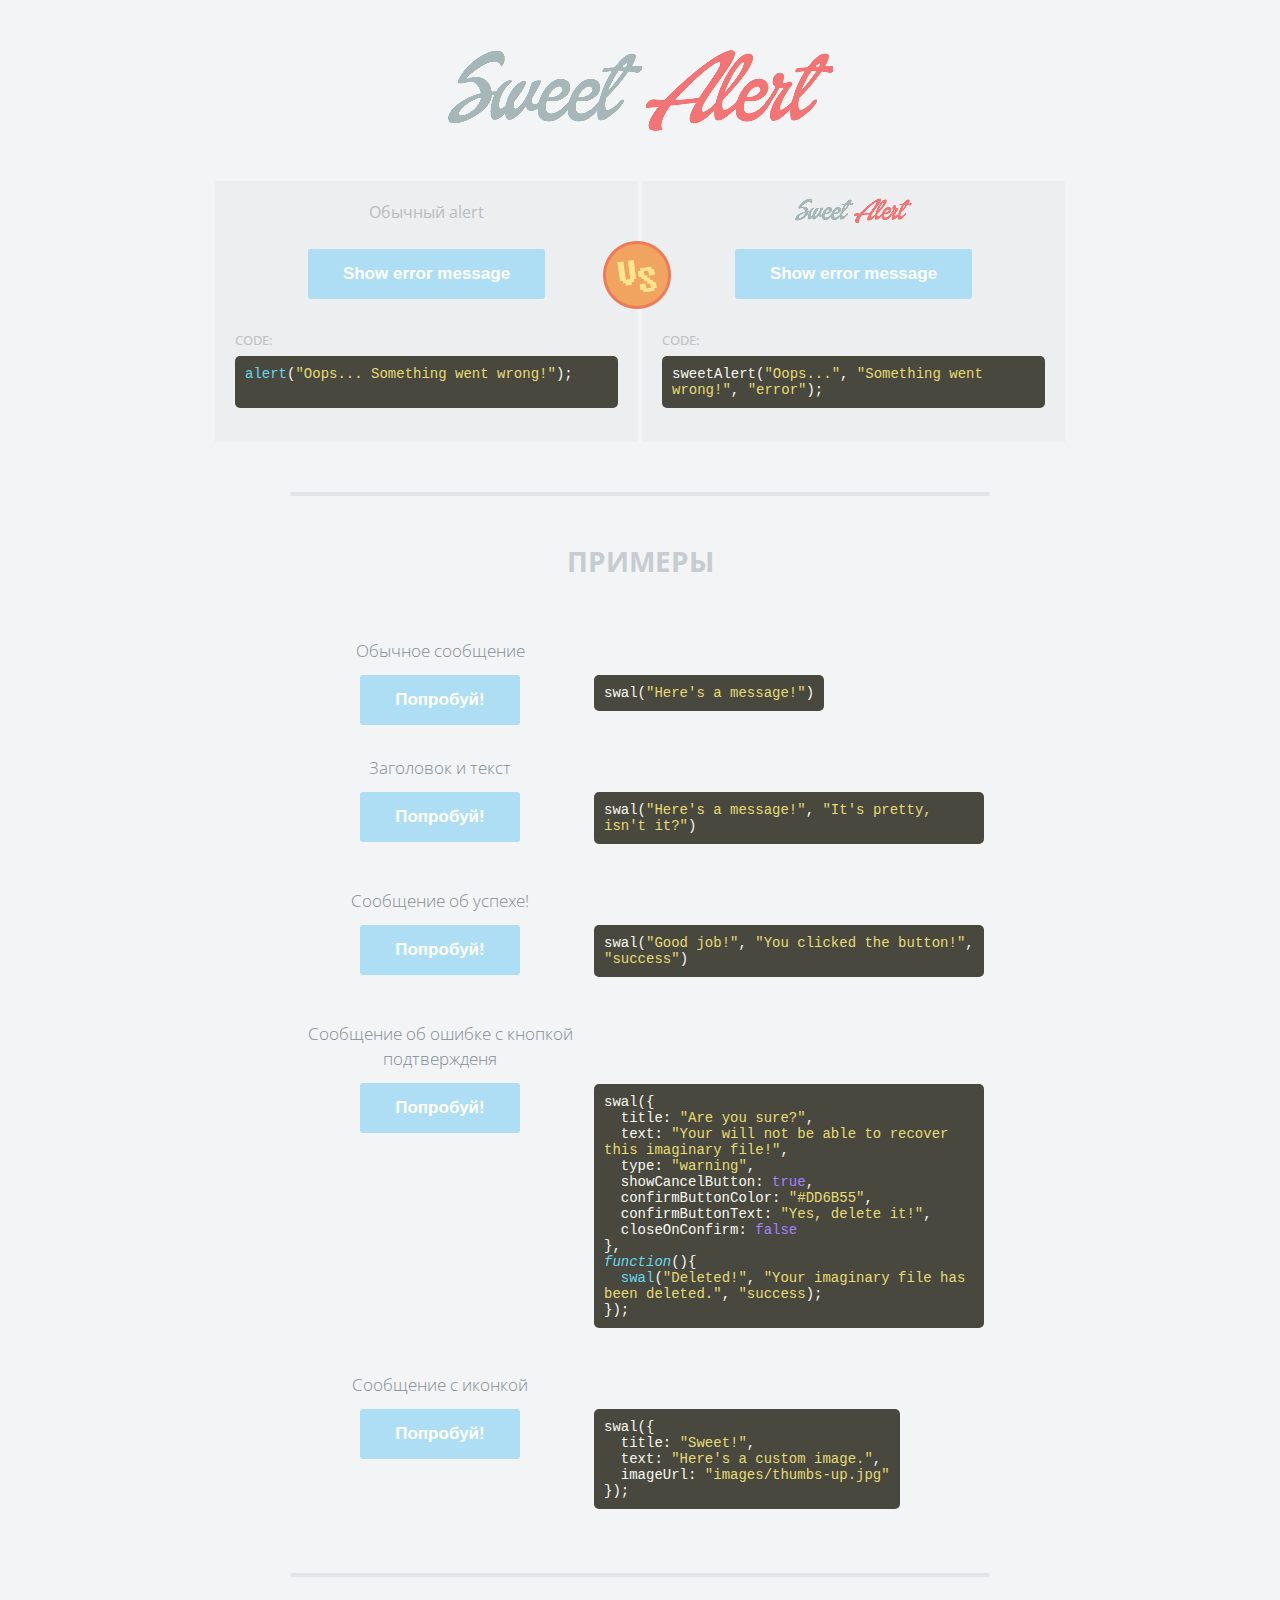
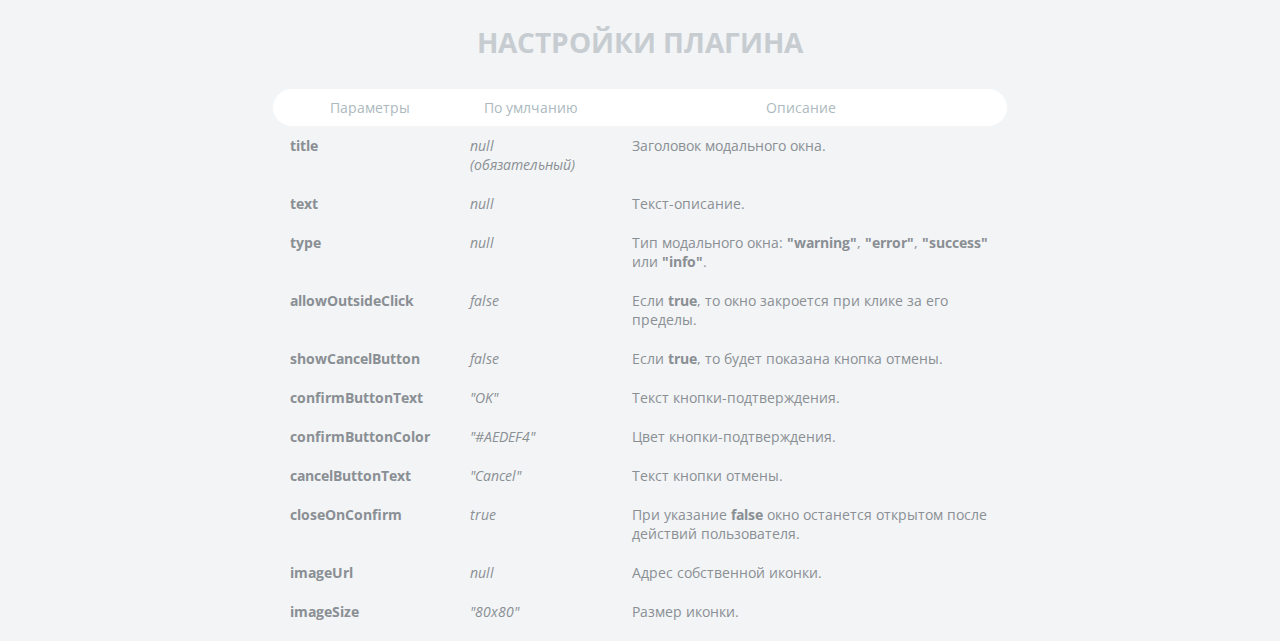
<file: sweet-alert-plugin/index.html>
<!DOCTYPE HTML>
<html>
<head>
	<meta charset="utf-8">
	<meta http-equiv="Content-Type" content="text/html; charset=UTF-8" />
	<meta name="viewport" content="width=device-width, initial-scale=1, maximum-scale=1, user-scalable=0" />
	<title>SweetAlert</title>
	<link rel="stylesheet" href="example.css">
	<!-- This is what you need -->
	<script src="sweet-alert.min.js"></script>
	<link rel="stylesheet" href="sweet-alert.css">
</head>
<body>
<h1>Sweet Alert</h1>
<div class="showcase normal">
	<h4>Обычный alert</h4>
	<button>Show error message</button>
	<h5>Code:</h5>
	<pre><span class="func">alert</span>(<span class="str">"Oops... Something went wrong!"</span>);

	</pre>
	<div class="vs-icon"></div>
</div>
<div class="showcase sweet">
	<h4>Sweet Alert</h4>
	<button>Show error message</button>
	<h5>Code:</h5>
	<pre>sweetAlert(<span class="str">"Oops..."</span>, <span class="str">"Something went wrong!"</span>, <span class="str">"error"</span>);</pre>
</div>

<!-- Примеры -->
<h3>Примеры</h3>
<ul class="examples">
	<li class="message">
		<div class="ui">
			<p>Обычное сообщение</p>
			<button>Попробуй!</button>
		</div>
		<pre>swal(<span class="str">"Here's a message!"</span>)</pre>
	</li>
	<li class="title-text">
		<div class="ui">
			<p>Заголовок и текст</p>
			<button>Попробуй!</button>
		</div>
		<pre>swal(<span class="str">"Here's a message!"</span>, <span class="str">"It's pretty, isn't it?"</span>)</pre>
	</li>
	<li class="success">
		<div class="ui">
			<p>Сообщение об успехе!</p>
			<button>Попробуй!</button>
		</div>
		<pre>swal(<span class="str">"Good job!"</span>, <span class="str">"You clicked the button!"</span>, <span class="str">"success"</span>)</pre>
	</li>
	<li class="warning">
		<div class="ui">
			<p>Сообщение об ошибке с кнопкой подтвержденя</p>
			<button>Попробуй!</button>
		</div>
		<pre>swal({
&nbsp;&nbsp;title: <span class="str">"Are you sure?"</span>,
&nbsp;&nbsp;text: <span class="str">"Your will not be able to recover this imaginary file!"</span>,
&nbsp;&nbsp;type: <span class="str">"warning"</span>,
&nbsp;&nbsp;showCancelButton: <span class="val">true</span>,
&nbsp;&nbsp;confirmButtonColor: <span class="str">"#DD6B55"</span>,
&nbsp;&nbsp;confirmButtonText: <span class="str">"Yes, delete it!"</span>,
&nbsp;&nbsp;closeOnConfirm: <span class="val">false</span>
},
<span class="func"><i>function</i></span>(){
&nbsp;&nbsp;<span class="func">swal</span>(<span class="str">"Deleted!"</span>, <span class="str">"Your imaginary file has been deleted."</span>, <span class="str">"success</span>);
});</pre>
	</li>
	<li class="custom-icon">
		<div class="ui">
			<p>Сообщение с иконкой</p>
			<button>Попробуй!</button>
		</div>
		<pre>swal({
&nbsp;&nbsp;title: <span class="str">"Sweet!"</span>,
&nbsp;&nbsp;text: <span class="str">"Here's a custom image."</span>,
&nbsp;&nbsp;imageUrl: <span class="str">"images/thumbs-up.jpg"</span>
});</pre>
	</li>
</ul>

	<!-- Настройки плагина -->
	<h3>Настройки плагина</h3>
	<table>
		<tr class="titles">
			<th>
				<div class="border-left"></div>
				Параметры
			</th>
			<th>По умлчанию</th>
			<th>
				<div class="border-right"></div>
				Описание
			</th>
		</tr>
		<tr>
			<td><b>title</b></td>
			<td><i>null (обязательный)</i></td>
			<td>Заголовок модального окна.</td>
		</tr>
		<tr>
			<td><b>text</b></td>
			<td><i>null</i></td>
			<td>Текст-описание.</td>
		</tr>
		<tr>
			<td><b>type</b></td>
			<td><i>null</i></td>
			<td>Тип модального окна: <strong>"warning"</strong>, <strong>"error"</strong>, <strong>"success"</strong> или <strong>"info"</strong>.</td>
		</tr>
		<tr>
			<td><b>allowOutsideClick</b></td>
			<td><i>false</i></td>
			<td>Если <strong>true</strong>, то окно закроется при клике за его пределы.</td>
		</tr>
		<tr>
			<td><b>showCancelButton</b></td>
			<td><i>false</i></td>
			<td>Если <strong>true</strong>, то будет показана кнопка отмены.</td>
		</tr>
		<tr>
			<td><b>confirmButtonText</b></td>
			<td><i>"OK"</i></td>
			<td>Текст кнопки-подтверждения.</td>
		</tr>
		<tr>
			<td><b>confirmButtonColor</b></td>
			<td><i>"#AEDEF4"</i></td>
			<td>Цвет кнопки-подтверждения.</td>
		</tr>
		<tr>
			<td><b>cancelButtonText</b></td>
			<td><i>"Cancel"</i></td>
			<td>Текст кнопки отмены.</td>
		</tr>
		<tr>
			<td><b>closeOnConfirm</b></td>
			<td><i>true</i></td>
			<td>При указание <strong>false</strong> окно останется открытом после действий пользователя.</td>
		</tr>
		<tr>
			<td><b>imageUrl</b></td>
			<td><i>null</i></td>
			<td>Адрес собственной иконки.</td>
		</tr>
		<tr>
			<td><b>imageSize</b></td>
			<td><i>"80x80"</i></td>
			<td>Размер иконки.</td>
		</tr>
	</table>
	<script>
		document.querySelector('.showcase.normal button').onclick = function(){

			alert("Oops... Something went wrong!");
		};

		document.querySelector('.showcase.sweet button').onclick = function(){

			swal("Oops...", "Something went wrong!", "error");
		};

		document.querySelector('ul.examples li.message button').onclick = function(){

			swal("Here's a message!");
		};

		document.querySelector('ul.examples li.title-text button').onclick = function(){

			swal("Here's a message!", "It's pretty, isn't it?")
		};

		document.querySelector('ul.examples li.success button').onclick = function(){

			swal("Good job!", "You clicked the button!", "success");
		};

		document.querySelector('ul.examples li.warning:not(.no-close) button').onclick = function(){

			swal({
				title: "Are you sure?",
				text: "You will not be able to recover this imaginary file!",
				type: "warning",
				showCancelButton: true,
				confirmButtonColor: '#DD6B55',
				confirmButtonText: 'Yes, delete it!',
				closeOnConfirm: false
			},
			function(){
				swal("Deleted!", "Your imaginary file has been deleted!", "success");
			});
		};

		document.querySelector('ul.examples li.custom-icon button').onclick = function(){

			swal({
				title: "Sweet!",
				text: "Here's a custom image.",
				imageUrl: 'images/thumbs-up.jpg'
			});
		};
	</script>
</body>
</html>
</file>
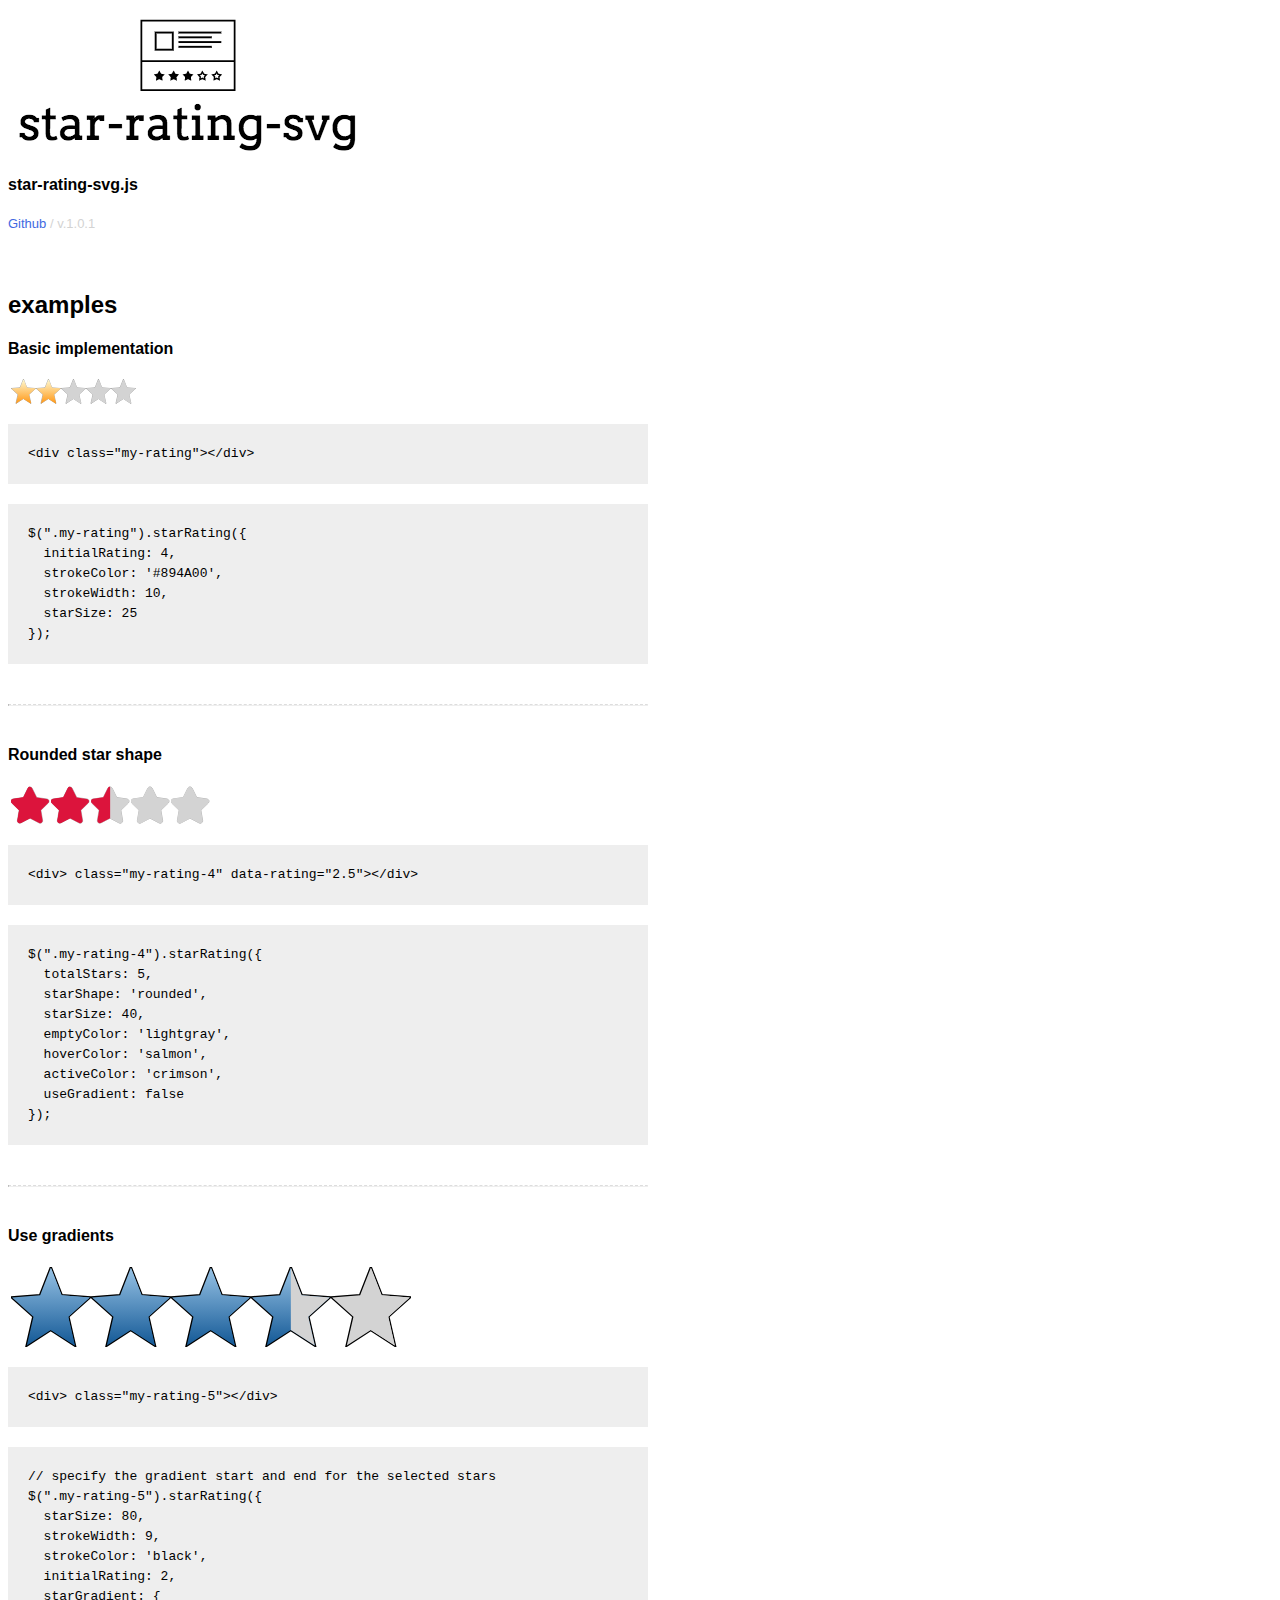
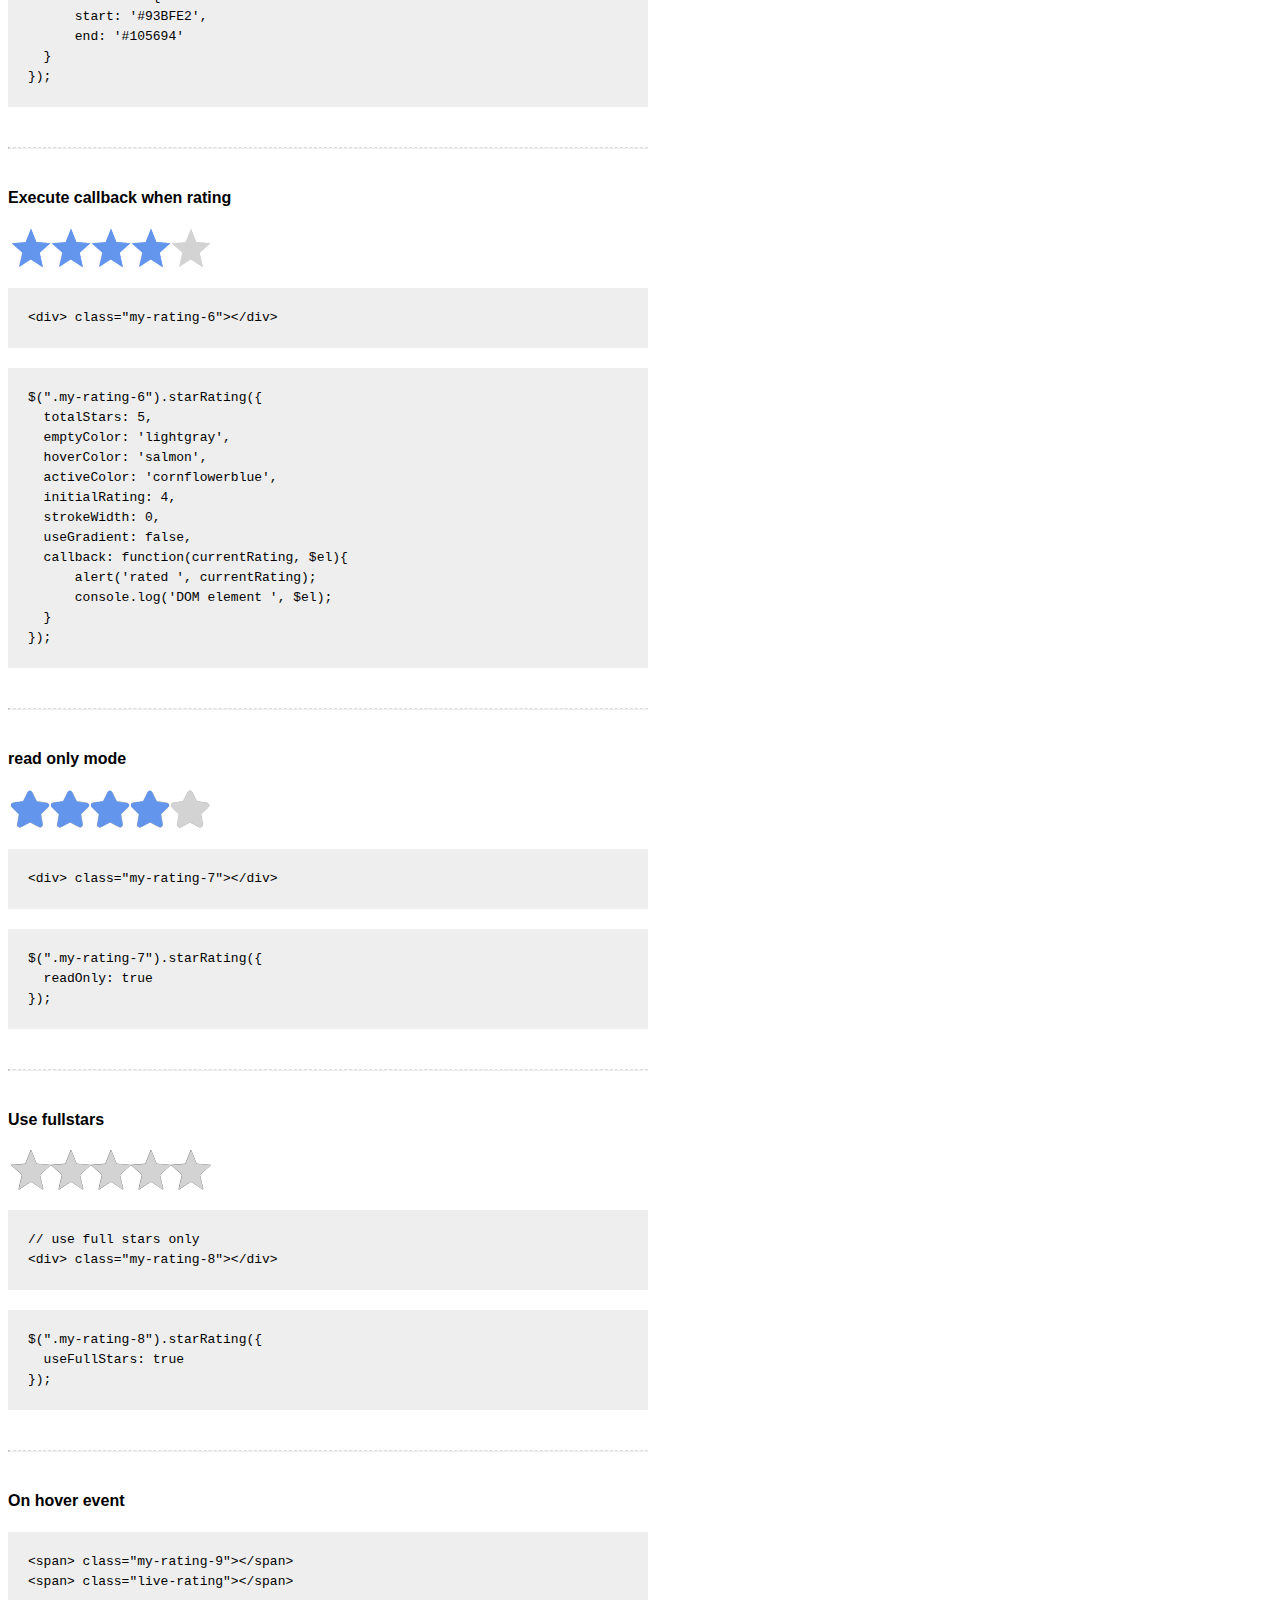
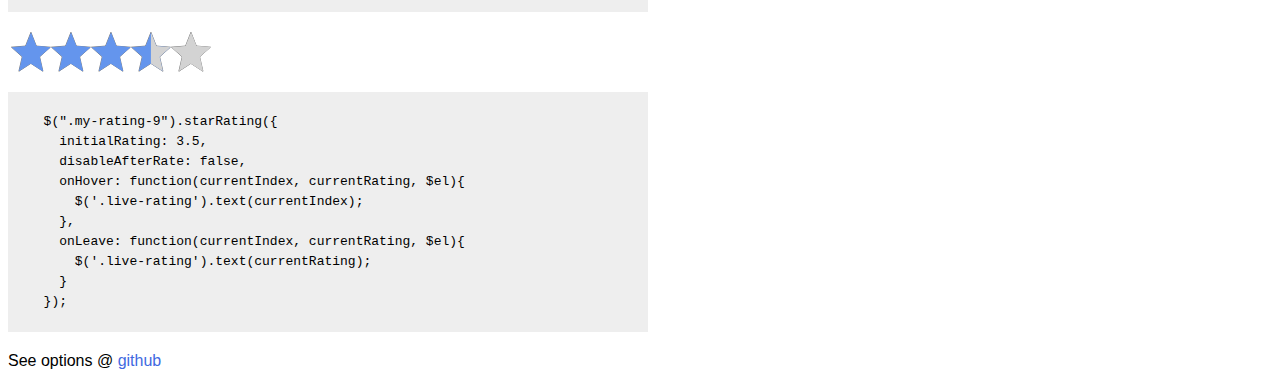
<file: star-rating-svg-master/demo/index.html>
<DOCTYPE html>
<html>
<head>
    <title>starRating, star rating jquery plugin</title>
    <script src="https://ajax.googleapis.com/ajax/libs/jquery/2.0.0/jquery.min.js"></script>
    <script src="https://google-code-prettify.googlecode.com/svn/loader/run_prettify.js"></script>
    <link rel="stylesheet" type="text/css" href="../src/css/star-rating-svg.css">
    <link rel="stylesheet" type="text/css" href="css/demo.css">

</head>
<body>

<div class="content">
<div class="logo">
	<img src="img/star-rating-svg-logo.png" alt="star-rating-svg-logo" />
</div>
<h4>star-rating-svg.js</h4>
<div class="info"><a href="https://github.com/nashio/star-rating-svg/">Github</a>&nbsp;/&nbsp;v.1.0.1
<iframe src="https://ghbtns.com/github-btn.html?user=nashio&repo=star-rating-svg&type=star&count=true&size=medium" frameborder="0" scrolling="0" width="160px" height="30px"></iframe>
</div>

<h2>examples</h2>


<!-- example with label -->
<h4>Basic implementation</h4>
<div class="my-rating jq-stars"></div>

<pre class="pre-show prettyprint">
&lt;div class="my-rating">&lt;/div&gt;
</pre>

<pre class="pre-show prettyprint">
$(".my-rating").starRating({
  initialRating: 4,
  strokeColor: '#894A00',
  strokeWidth: 10,
  starSize: 25
});
</pre>

<hr>


<h4>Rounded star shape</h4>

<!-- example grabing rating from markup -->
<div class="my-rating-4" data-rating="2.5"></div>

<pre class="pre-show prettyprint">
&lt;div&gt; class="my-rating-4" data-rating="2.5">&lt;/div&gt;
</pre>


<pre class="pre-show prettyprint">
$(".my-rating-4").starRating({
  totalStars: 5,
  starShape: 'rounded',
  starSize: 40,
  emptyColor: 'lightgray',
  hoverColor: 'salmon',
  activeColor: 'crimson',
  useGradient: false
});
</pre>

<hr>

<h4>Use gradients</h4>

<!-- example using gradient -->
<div class="my-rating-5" data-rating="3.3"></div>

<pre class="pre-show prettyprint">
&lt;div&gt; class="my-rating-5">&lt;/div&gt;
</pre>



<pre class="pre-show prettyprint">
// specify the gradient start and end for the selected stars
$(".my-rating-5").starRating({
  starSize: 80,
  strokeWidth: 9,
  strokeColor: 'black',
  initialRating: 2,
  starGradient: {
      start: '#93BFE2',
      end: '#105694'
  }
});
</pre>

<hr>

<h4>Execute callback when rating</h4>

<!-- example using callback -->
<div class="my-rating-6"></div>

<pre class="pre-show prettyprint">
&lt;div&gt; class="my-rating-6">&lt;/div&gt;
</pre>


<pre class="pre-show prettyprint">
$(".my-rating-6").starRating({
  totalStars: 5,
  emptyColor: 'lightgray',
  hoverColor: 'salmon',
  activeColor: 'cornflowerblue',
  initialRating: 4,
  strokeWidth: 0,
  useGradient: false,
  callback: function(currentRating, $el){
      alert('rated ', currentRating);
      console.log('DOM element ', $el);
  }
});
</pre>

<hr>

<h4>read only mode</h4>

<!-- example read-only -->
<div class="my-rating-7"></div>

<pre class="pre-show prettyprint">
&lt;div&gt; class="my-rating-7">&lt;/div&gt;
</pre>


<pre class="pre-show prettyprint">
$(".my-rating-7").starRating({
  readOnly: true
});
</pre>

<hr>

<!-- example fullstars -->

<h4>Use fullstars</h4>

<div class="my-rating-8"></div>

<pre class="pre-show prettyprint">
// use full stars only
&lt;div&gt; class="my-rating-8">&lt;/div&gt;
</pre>


<pre class="pre-show prettyprint">
$(".my-rating-8").starRating({
  useFullStars: true
});
</pre>

<hr>

<h4>On hover event</h4>

<pre class="pre-show prettyprint">
&lt;span&gt; class="my-rating-9">&lt;/span&gt;
&lt;span&gt; class="live-rating">&lt;/span&gt;
</pre>

<!-- example using callback -->
<span class="my-rating-9"></span>
<span class="live-rating"></span>

<pre class="pre-show prettyprint">
  $(".my-rating-9").starRating({
    initialRating: 3.5,
    disableAfterRate: false,
    onHover: function(currentIndex, currentRating, $el){
      $('.live-rating').text(currentIndex);
    },
    onLeave: function(currentIndex, currentRating, $el){
      $('.live-rating').text(currentRating);
    }
  });
</pre>


<div class="options">
    See options @ <a href="https://github.com/nashio/star-rating-svg/">github</a>
</div>


<script>
$(function() {

  // basic use comes with defaults values
  $(".my-rating").starRating({
    initialRating: 2,
    starSize: 25
  });

  $(".my-rating-2").starRating({
    totalStars: 5,
    starSize: 30,
    starShape: 'rounded',
    emptyColor: 'lightgray',
    hoverColor: 'salmon',
    activeColor: 'crimson',
    useGradient: false
  });

  // example grabing rating from markup, and custom colors
  $(".my-rating-4").starRating({
    totalStars: 5,
    starShape: 'rounded',
    starSize: 40,
    emptyColor: 'lightgray',
    hoverColor: 'salmon',
    activeColor: 'crimson',
    useGradient: false
  });

  // specify the gradient start and end for the selected stars
  $(".my-rating-5").starRating({
    starSize: 80,
    strokeWidth: 10,
    strokeColor: 'black',
    initialRating: 2,
    starGradient: {
      start: '#93BFE2',
      end: '#105694'
    },
  });

  $(".my-rating-6").starRating({
    totalStars: 5,
    emptyColor: 'lightgray',
    hoverColor: 'slategray',
    activeColor: 'cornflowerblue',
    initialRating: 4,
    strokeWidth: 0,
    useGradient: false,
    callback: function(currentRating, $el){
      alert('rated ' +  currentRating);
      console.log('DOM Element ', $el);
    }
  });

  $(".my-rating-7").starRating({
    initialRating: 4,
    readOnly: true,
    starShape: 'rounded'
  });

  $(".my-rating-8").starRating({
    useFullStars: true
  });

  $(".my-rating-9").starRating({
    initialRating: 3.5,
    disableAfterRate: false,
    onHover: function(currentIndex, currentRating, $el){
      console.log('index: ', currentIndex, 'currentRating: ', currentRating, ' DOM element ', $el);
      $('.live-rating').text(currentIndex);
    },
    onLeave: function(currentIndex, currentRating, $el){
      console.log('index: ', currentIndex, 'currentRating: ', currentRating, ' DOM element ', $el);
      $('.live-rating').text(currentRating);
    }
  });

});
</script>
<script src="../src/jquery.star-rating-svg.js"></script>
</body>
</html>
</file>
<file: sweet-alert-plugin/example.css>
@import url(http://fonts.googleapis.com/css?family=Open+Sans:400,600,700,300);
@import url(http://fonts.googleapis.com/css?family=Open+Sans+Condensed:700);
body {
  background-color: #f2f4f6;
  font-family: 'Open Sans', sans-serif;
  text-align: center; }

h1 {
  background-image: url("images/logo_big.png");
  background-image: -webkit-image-set(url("images/logo_big.png") 1x, url("images/logo_big@2x.png") 2x);
  width: 385px;
  height: 81px;
  text-indent: -9999px;
  white-space: nowrap;
  margin: 50px auto; }
  @media all and (max-width: 420px) {
    h1 {
      width: 300px;
      background-size: contain;
      background-repeat: no-repeat;
      background-position: center; } }
  @media all and (max-width: 330px) {
    h1 {
      width: 250px; } }

h2 {
  font-size: 20px;
  color: #A9B2BC;
  line-height: 25px;
  text-transform: uppercase;
  font-weight: 300;
  text-align: center;
  display: block; }

h3 {
  font-size: 28px;
  color: #C7CCD1;
  text-transform: uppercase;
  font-family: 'Open Sans Condensed', sans-serif;
  margin-top: 100px;
  text-align: center;
  position: relative; }
  h3#download-section {
    margin-top: 50px;
    padding-top: 40px; }
  h3::after {
    content: "";
    background-color: #e2e5e8;
    height: 4px;
    width: 700px;
    left: 50%;
    margin-left: -350px;
    position: absolute;
    margin-top: -50px;
    border-radius: 2px; }
    @media all and (max-width: 740px) {
      h3::after {
        width: auto;
        left: 20px;
        right: 20px;
        margin-left: 0; } }

a {
  text-decoration: none; }

p {
  max-width: 826px;
  margin: 30px auto;
  font-size: 17px;
  font-weight: 300;
  color: #848D94;
  line-height: 25px;
  text-align: left; }
  p.center {
    text-align: center; }
  p strong {
    color: #8A8F94;
    font-weight: 600; }
  p a {
    color: #9ECADF;
    font-weight: 600; }
    p a:hover {
      text-decoration: underline; }
    p a.twitter {
      color: #5eaade; }
    p a.dribbble {
      color: #f26798; }
    p a.github {
      color: #323131; }

button, .button {
  background-color: #AEDEF4;
  color: white;
  border: none;
  box-shadow: none;
  font-size: 17px;
  font-weight: 500;
  font-weight: 600;
  border-radius: 3px;
  padding: 15px 35px;
  margin: 26px 5px 0 5px;
  cursor: pointer; }
  button:focus, .button:focus {
    outline: none; }
  button:hover, .button:hover {
    background-color: #a1d9f2; }
  button:active, .button:active {
    background-color: #81ccee; }
  button.cancel, .button.cancel {
    background-color: #D0D0D0; }
    button.cancel:hover, .button.cancel:hover {
      background-color: #c8c8c8; }
    button.cancel:active, .button.cancel:active {
      background-color: #b6b6b6; }
  button.download, .button.download {
    position: fixed;
    right: 30px;
    top: 0;
    background-color: rgba(255, 255, 255, 0.9);
    color: #ABCADA;
    font-weight: 500;
    text-transform: uppercase;
    z-index: 3; }
    @media all and (max-width: 1278px) {
      button.download, .button.download {
        display: none; } }

.center-container {
  max-width: 700px;
  margin: 70px auto; }

pre {
  background-color: #49483e;
  color: #f8f8f2;
  padding: 10px;
  border-radius: 5px;
  white-space: pre-line;
  text-align: left;
  font-size: 14px;
  max-width: 600px; }
  pre .str {
    color: #e6db74; }
  pre .func {
    color: #66d9ef; }
  pre .val {
    color: #a381ff; }
  pre .tag {
    color: #e92772; }
  pre .attr {
    color: #a6e22d; }

.showcase {
  background-color: #eceef0;
  padding: 20px;
  display: inline-block;
  width: 383px;
  vertical-align: top;
  position: relative; }
  @media all and (max-width: 865px) {
    .showcase {
      margin: 5px auto;
      padding: 46px 20px; } }
  @media all and (max-width: 440px) {
    .showcase {
      width: auto; } }
  .showcase h4 {
    font-size: 16px;
    color: #BCBCBC;
    line-height: 22px;
    margin: 0 auto;
    font-weight: 400; }
  .showcase.sweet h4 {
    width: 117px;
    height: 25px;
    margin-top: -3px;
    text-indent: -9999px;
    background-image: url("images/logo_small.png");
    background-image: -webkit-image-set(url("images/logo_small.png") 1x, url("images/logo_small@2x.png") 2x); }
  .showcase h5 {
    margin-bottom: -7px;
    text-align: left;
    font-weight: 500;
    text-transform: uppercase;
    color: #c2c2c2; }
  .showcase button {
    margin-bottom: 10px; }
  .showcase .vs-icon {
    background-image: url("images/vs_icon.png");
    background-image: -webkit-image-set(url("images/vs_icon.png") 1x, url("images/vs_icon@2x.png") 2x);
    width: 69px;
    height: 69px;
    position: absolute;
    right: -34px;
    top: 60px;
    z-index: 2; }
    @media all and (max-width: 865px) {
      .showcase .vs-icon {
        margin: 5px auto;
        right: auto;
        left: 50%;
        margin-left: -35px;
        top: auto;
        bottom: -35px; } }

ul.examples {
  list-style-type: none;
  width: 700px;
  margin: 0 auto;
  text-align: left;
  padding-left: 0; }
  @media all and (max-width: 758px) {
    ul.examples {
      width: auto; } }
  ul.examples li {
    padding-left: 0; }
  ul.examples .ui, ul.examples pre {
    display: inline-block;
    vertical-align: top; }
    @media all and (max-width: 758px) {
      ul.examples .ui, ul.examples pre {
        display: block;
        max-width: none;
        margin: 0 auto; } }
  ul.examples .ui {
    width: 300px;
    text-align: center; }
    ul.examples .ui button {
      margin-top: 12px; }
    ul.examples .ui p {
      text-align: center;
      margin-bottom: 0; }
  ul.examples pre {
    max-width: 370px;
    margin-top: 67px; }
    @media all and (max-width: 758px) {
      ul.examples pre {
        margin-top: 16px !important;
        margin-bottom: 60px; } }
  ul.examples .warning pre {
    margin-top: 93px; }
table {
  width: 700px;
  font-size: 14px;
  color: #8a8f94;
  margin: 10px auto;
  text-align: left;
  border-collapse: collapse; }
  @media all and (max-width: 750px) {
    table {
      width: auto;
      margin: 10px 20px; } }
  table th {
    background-color: white;
    padding: 9px;
    color: #acb9be;
    font-weight: 400;
    text-align: center;
    position: relative; }
    table th .border-left, table th .border-right {
      position: absolute;
      background-color: white;
      border-radius: 50%;
      top: 0;
      left: -17px;
      width: 37px;
      height: 37px; }
    table th .border-right {
      left: auto;
      right: -17px; }
    @media all and (max-width: 750px) {
      table th:nth-child(2) {
        display: none; } }
  table td {
    padding: 10px 20px;
    vertical-align: top; }
    table td:first-child {
      padding-left: 0px; }
    table td:last-child {
      padding-right: 0px; }
    @media all and (max-width: 750px) {
      table td:nth-child(2) {
        display: none; } }
    @media all and (max-width: 360px) {
      table td {
        padding: 10px 4px; }
        table td b {
          font-size: 13px; } }
</file>
<file: sweet-alert-plugin/sweet-alert.css>
@import url(//fonts.googleapis.com/css?family=Open+Sans:400,600,700,300);
.sweet-overlay {
  background-color: rgba(0, 0, 0, 0.4);
  position: fixed;
  left: 0;
  right: 0;
  top: 0;
  bottom: 0;
  display: none;
  z-index: 1000; }

.sweet-alert {
  background-color: white;
  font-family: 'Open Sans', sans-serif;
  width: 478px;
  padding: 17px;
  border-radius: 5px;
  text-align: center;
  position: fixed;
  left: 50%;
  top: 50%;
  margin-left: -256px;
  margin-top: -200px;
  overflow: hidden;
  display: none;
  z-index: 2000; }
  @media all and (max-width: 540px) {
    .sweet-alert {
      width: auto;
      margin-left: 0;
      margin-right: 0;
      left: 15px;
      right: 15px; } }
  .sweet-alert h2 {
    color: #575757;
    font-size: 30px;
    text-align: center;
    font-weight: 600;
    text-transform: none;
    position: relative; }
  .sweet-alert p {
    color: #797979;
    font-size: 16px;
    text-align: center;
    font-weight: 300;
    position: relative;
    margin: 0;
    line-height: normal; }
  .sweet-alert button {
    background-color: #AEDEF4;
    color: white;
    border: none;
    box-shadow: none;
    font-size: 17px;
    font-weight: 500;
    border-radius: 5px;
    padding: 10px 32px;
    margin: 26px 5px 0 5px;
    cursor: pointer; }
    .sweet-alert button:focus {
      outline: none;
      box-shadow: 0 0 2px rgba(128, 179, 235, 0.5), inset 0 0 0 1px rgba(0, 0, 0, 0.05); }
    .sweet-alert button:hover {
      background-color: #a1d9f2; }
    .sweet-alert button:active {
      background-color: #81ccee; }
    .sweet-alert button.cancel {
      background-color: #D0D0D0; }
      .sweet-alert button.cancel:hover {
        background-color: #c8c8c8; }
      .sweet-alert button.cancel:active {
        background-color: #b6b6b6; }
      .sweet-alert button.cancel:focus {
        box-shadow: rgba(197, 205, 211, 0.8) 0px 0px 2px, rgba(0, 0, 0, 0.0470588) 0px 0px 0px 1px inset !important; }
  .sweet-alert[data-has-cancel-button=false] button {
    box-shadow: none !important; }
  .sweet-alert .icon {
    width: 80px;
    height: 80px;
    border: 4px solid gray;
    border-radius: 50%;
    margin: 20px auto;
    position: relative;
    box-sizing: content-box; }
    .sweet-alert .icon.error {
      border-color: #F27474; }
      .sweet-alert .icon.error .x-mark {
        position: relative;
        display: block; }
      .sweet-alert .icon.error .line {
        position: absolute;
        height: 5px;
        width: 47px;
        background-color: #F27474;
        display: block;
        top: 37px;
        border-radius: 2px; }
        .sweet-alert .icon.error .line.left {
          -webkit-transform: rotate(45deg);
          transform: rotate(45deg);
          left: 17px; }
        .sweet-alert .icon.error .line.right {
          -webkit-transform: rotate(-45deg);
          transform: rotate(-45deg);
          right: 16px; }
    .sweet-alert .icon.warning {
      border-color: #F8BB86; }
      .sweet-alert .icon.warning .body {
        position: absolute;
        width: 5px;
        height: 47px;
        left: 50%;
        top: 10px;
        border-radius: 2px;
        margin-left: -2px;
        background-color: #F8BB86; }
      .sweet-alert .icon.warning .dot {
        position: absolute;
        width: 7px;
        height: 7px;
        border-radius: 50%;
        margin-left: -3px;
        left: 50%;
        bottom: 10px;
        background-color: #F8BB86; }
    .sweet-alert .icon.info {
      border-color: #C9DAE1; }
      .sweet-alert .icon.info::before {
        content: "";
        position: absolute;
        width: 5px;
        height: 29px;
        left: 50%;
        bottom: 17px;
        border-radius: 2px;
        margin-left: -2px;
        background-color: #C9DAE1; }
      .sweet-alert .icon.info::after {
        content: "";
        position: absolute;
        width: 7px;
        height: 7px;
        border-radius: 50%;
        margin-left: -3px;
        top: 19px;
        background-color: #C9DAE1; }
    .sweet-alert .icon.success {
      border-color: #A5DC86; }
      .sweet-alert .icon.success::before, .sweet-alert .icon.success::after {
        content: '';
        border-radius: 50%;
        position: absolute;
        width: 60px;
        height: 120px;
        background: white;
        transform: rotate(45deg); }
      .sweet-alert .icon.success::before {
        border-radius: 120px 0 0 120px;
        top: -7px;
        left: -33px;
        -webkit-transform: rotate(-45deg);
        transform: rotate(-45deg);
        -webkit-transform-origin: 60px 60px;
        transform-origin: 60px 60px; }
      .sweet-alert .icon.success::after {
        border-radius: 0 120px 120px 0;
        top: -11px;
        left: 30px;
        -webkit-transform: rotate(-45deg);
        transform: rotate(-45deg);
        -webkit-transform-origin: 0px 60px;
        transform-origin: 0px 60px; }
      .sweet-alert .icon.success .placeholder {
        width: 80px;
        height: 80px;
        border: 4px solid rgba(165, 220, 134, 0.2);
        border-radius: 50%;
        box-sizing: content-box;
        position: absolute;
        left: -4px;
        top: -4px;
        z-index: 2; }
      .sweet-alert .icon.success .fix {
        width: 5px;
        height: 90px;
        background-color: white;
        position: absolute;
        left: 28px;
        top: 8px;
        z-index: 1;
        -webkit-transform: rotate(-45deg);
        transform: rotate(-45deg); }
      .sweet-alert .icon.success .line {
        height: 5px;
        background-color: #A5DC86;
        display: block;
        border-radius: 2px;
        position: absolute;
        z-index: 2; }
        .sweet-alert .icon.success .line.tip {
          width: 25px;
          left: 14px;
          top: 46px;
          -webkit-transform: rotate(45deg);
          transform: rotate(45deg); }
        .sweet-alert .icon.success .line.long {
          width: 47px;
          right: 8px;
          top: 38px;
          -webkit-transform: rotate(-45deg);
          transform: rotate(-45deg); }
    .sweet-alert .icon.custom {
      background-size: contain;
      border-radius: 0;
      border: none;
      background-position: center center;
      background-repeat: no-repeat; }

/*
 * Animations
 */
@-webkit-keyframes showSweetAlert {
  0% {
    transform: scale(0.7);
    -webkit-transform: scale(0.7); }
  45% {
    transform: scale(1.05);
    -webkit-transform: scale(1.05); }
  80% {
    transform: scale(0.95);
    -webkit-tranform: scale(0.95); }
  100% {
    transform: scale(1);
    -webkit-transform: scale(1); } }
@-moz-keyframes showSweetAlert {
  0% {
    transform: scale(0.7);
    -webkit-transform: scale(0.7); }
  45% {
    transform: scale(1.05);
    -webkit-transform: scale(1.05); }
  80% {
    transform: scale(0.95);
    -webkit-tranform: scale(0.95); }
  100% {
    transform: scale(1);
    -webkit-transform: scale(1); } }
@keyframes showSweetAlert {
  0% {
    transform: scale(0.7);
    -webkit-transform: scale(0.7); }
  45% {
    transform: scale(1.05);
    -webkit-transform: scale(1.05); }
  80% {
    transform: scale(0.95);
    -webkit-tranform: scale(0.95); }
  100% {
    transform: scale(1);
    -webkit-transform: scale(1); } }
@-webkit-keyframes hideSweetAlert {
  0% {
    transform: scale(1);
    -webkit-transform: scale(1); }
  100% {
    transform: scale(0.5);
    -webkit-transform: scale(0.5); } }
@-moz-keyframes hideSweetAlert {
  0% {
    transform: scale(1);
    -webkit-transform: scale(1); }
  100% {
    transform: scale(0.5);
    -webkit-transform: scale(0.5); } }
@keyframes hideSweetAlert {
  0% {
    transform: scale(1);
    -webkit-transform: scale(1); }
  100% {
    transform: scale(0.5);
    -webkit-transform: scale(0.5); } }
.showSweetAlert {
  -webkit-animation: showSweetAlert 0.3s;
  -moz-animation: showSweetAlert 0.3s;
  animation: showSweetAlert 0.3s; }

.hideSweetAlert {
  -webkit-animation: hideSweetAlert 0.2s;
  -moz-animation: hideSweetAlert 0.2s;
  animation: hideSweetAlert 0.2s; }

@-webkit-keyframes animateSuccessTip {
  0% {
    width: 0;
    left: 1px;
    top: 19px; }
  54% {
    width: 0;
    left: 1px;
    top: 19px; }
  70% {
    width: 50px;
    left: -8px;
    top: 37px; }
  84% {
    width: 17px;
    left: 21px;
    top: 48px; }
  100% {
    width: 25px;
    left: 14px;
    top: 45px; } }
@-moz-keyframes animateSuccessTip {
  0% {
    width: 0;
    left: 1px;
    top: 19px; }
  54% {
    width: 0;
    left: 1px;
    top: 19px; }
  70% {
    width: 50px;
    left: -8px;
    top: 37px; }
  84% {
    width: 17px;
    left: 21px;
    top: 48px; }
  100% {
    width: 25px;
    left: 14px;
    top: 45px; } }
@keyframes animateSuccessTip {
  0% {
    width: 0;
    left: 1px;
    top: 19px; }
  54% {
    width: 0;
    left: 1px;
    top: 19px; }
  70% {
    width: 50px;
    left: -8px;
    top: 37px; }
  84% {
    width: 17px;
    left: 21px;
    top: 48px; }
  100% {
    width: 25px;
    left: 14px;
    top: 45px; } }
@-webkit-keyframes animateSuccessLong {
  0% {
    width: 0;
    right: 46px;
    top: 54px; }
  65% {
    width: 0;
    right: 46px;
    top: 54px; }
  84% {
    width: 55px;
    right: 0px;
    top: 35px; }
  100% {
    width: 47px;
    right: 8px;
    top: 38px; } }
@-moz-keyframes animateSuccessLong {
  0% {
    width: 0;
    right: 46px;
    top: 54px; }
  65% {
    width: 0;
    right: 46px;
    top: 54px; }
  84% {
    width: 55px;
    right: 0px;
    top: 35px; }
  100% {
    width: 47px;
    right: 8px;
    top: 38px; } }
@keyframes animateSuccessLong {
  0% {
    width: 0;
    right: 46px;
    top: 54px; }
  65% {
    width: 0;
    right: 46px;
    top: 54px; }
  84% {
    width: 55px;
    right: 0px;
    top: 35px; }
  100% {
    width: 47px;
    right: 8px;
    top: 38px; } }
@-webkit-keyframes rotatePlaceholder {
  0% {
    transform: rotate(-45deg);
    -webkit-transform: rotate(-45deg); }
  5% {
    transform: rotate(-45deg);
    -webkit-transform: rotate(-45deg); }
  12% {
    transform: rotate(-405deg);
    -webkit-transform: rotate(-405deg); }
  100% {
    transform: rotate(-405deg);
    -webkit-transform: rotate(-405deg); } }
@-moz-keyframes rotatePlaceholder {
  0% {
    transform: rotate(-45deg);
    -webkit-transform: rotate(-45deg); }
  5% {
    transform: rotate(-45deg);
    -webkit-transform: rotate(-45deg); }
  12% {
    transform: rotate(-405deg);
    -webkit-transform: rotate(-405deg); }
  100% {
    transform: rotate(-405deg);
    -webkit-transform: rotate(-405deg); } }
@keyframes rotatePlaceholder {
  0% {
    transform: rotate(-45deg);
    -webkit-transform: rotate(-45deg); }
  5% {
    transform: rotate(-45deg);
    -webkit-transform: rotate(-45deg); }
  12% {
    transform: rotate(-405deg);
    -webkit-transform: rotate(-405deg); }
  100% {
    transform: rotate(-405deg);
    -webkit-transform: rotate(-405deg); } }
.animateSuccessTip {
  -webkit-animation: animateSuccessTip 0.75s;
  -moz-animation: animateSuccessTip 0.75s;
  animation: animateSuccessTip 0.75s; }

.animateSuccessLong {
  -webkit-animation: animateSuccessLong 0.75s;
  -moz-animation: animateSuccessLong 0.75s;
  animation: animateSuccessLong 0.75s; }

.icon.success.animate::after {
  -webkit-animation: rotatePlaceholder 4.25s ease-in;
  -moz-animation: rotatePlaceholder 4.25s ease-in;
  animation: rotatePlaceholder 4.25s ease-in; }

@-webkit-keyframes animateErrorIcon {
  0% {
    transform: rotateX(100deg);
    -webkit-transform: rotateX(100deg);
    opacity: 0; }
  100% {
    transform: rotateX(0deg);
    -webkit-transform: rotateX(0deg);
    opacity: 1; } }
@-moz-keyframes animateErrorIcon {
  0% {
    transform: rotateX(100deg);
    -webkit-transform: rotateX(100deg);
    opacity: 0; }
  100% {
    transform: rotateX(0deg);
    -webkit-transform: rotateX(0deg);
    opacity: 1; } }
@keyframes animateErrorIcon {
  0% {
    transform: rotateX(100deg);
    -webkit-transform: rotateX(100deg);
    opacity: 0; }
  100% {
    transform: rotateX(0deg);
    -webkit-transform: rotateX(0deg);
    opacity: 1; } }
.animateErrorIcon {
  -webkit-animation: animateErrorIcon 0.5s;
  -moz-animation: animateErrorIcon 0.5s;
  animation: animateErrorIcon 0.5s; }

@-webkit-keyframes animateXMark {
  0% {
    transform: scale(0.4);
    -webkit-transform: scale(0.4);
    margin-top: 26px;
    opacity: 0; }
  50% {
    transform: scale(0.4);
    -webkit-transform: scale(0.4);
    margin-top: 26px;
    opacity: 0; }
  80% {
    transform: scale(1.15);
    -webkit-transform: scale(1.15);
    margin-top: -6px; }
  100% {
    transform: scale(1);
    -webkit-transform: scale(1);
    margin-top: 0;
    opacity: 1; } }
@-moz-keyframes animateXMark {
  0% {
    transform: scale(0.4);
    -webkit-transform: scale(0.4);
    margin-top: 26px;
    opacity: 0; }
  50% {
    transform: scale(0.4);
    -webkit-transform: scale(0.4);
    margin-top: 26px;
    opacity: 0; }
  80% {
    transform: scale(1.15);
    -webkit-transform: scale(1.15);
    margin-top: -6px; }
  100% {
    transform: scale(1);
    -webkit-transform: scale(1);
    margin-top: 0;
    opacity: 1; } }
@keyframes animateXMark {
  0% {
    transform: scale(0.4);
    -webkit-transform: scale(0.4);
    margin-top: 26px;
    opacity: 0; }
  50% {
    transform: scale(0.4);
    -webkit-transform: scale(0.4);
    margin-top: 26px;
    opacity: 0; }
  80% {
    transform: scale(1.15);
    -webkit-transform: scale(1.15);
    margin-top: -6px; }
  100% {
    transform: scale(1);
    -webkit-transform: scale(1);
    margin-top: 0;
    opacity: 1; } }
.animateXMark {
  -webkit-animation: animateXMark 0.5s;
  -moz-animation: animateXMark 0.5s;
  animation: animateXMark 0.5s; }

/*@include keyframes(simpleRotate) {
	0%		{ transform: rotateY(0deg);    }
  100% 	{ transform: rotateY(-360deg); }
}
.simpleRotate {
	@include animation('simpleRotate 0.75s');
}*/
@-webkit-keyframes pulseWarning {
  0% {
    border-color: #F8D486; }
  100% {
    border-color: #F8BB86; } }
@-moz-keyframes pulseWarning {
  0% {
    border-color: #F8D486; }
  100% {
    border-color: #F8BB86; } }
@keyframes pulseWarning {
  0% {
    border-color: #F8D486; }
  100% {
    border-color: #F8BB86; } }
.pulseWarning {
  -webkit-animation: pulseWarning 0.75s infinite alternate;
  -moz-animation: pulseWarning 0.75s infinite alternate;
  animation: pulseWarning 0.75s infinite alternate; }

@-webkit-keyframes pulseWarningIns {
  0% {
    background-color: #F8D486; }
  100% {
    background-color: #F8BB86; } }
@-moz-keyframes pulseWarningIns {
  0% {
    background-color: #F8D486; }
  100% {
    background-color: #F8BB86; } }
@keyframes pulseWarningIns {
  0% {
    background-color: #F8D486; }
  100% {
    background-color: #F8BB86; } }
.pulseWarningIns {
  -webkit-animation: pulseWarningIns 0.75s infinite alternate;
  -moz-animation: pulseWarningIns 0.75s infinite alternate;
  animation: pulseWarningIns 0.75s infinite alternate; }
</file>
<file: star-rating-svg-master/src/css/star-rating-svg.css>
.jq-stars {
  display: inline-block;
}

.jq-rating-label {
  font-size: 22px;
  display: inline-block;
  position: relative;
  vertical-align: top;
  font-family: helvetica, arial, verdana;
}

.jq-star {
  width: 100px;
  height: 100px;
  display: inline-block;
  cursor: pointer;
}

.jq-star-svg {
  padding-left: 3px;
  width: 100%;
  height: 100% ;
}

.jq-star:hover .fs-star-svg path {
}

.jq-star-svg path {
  /* stroke: #000; */
  stroke-linejoin: round;
}

/* un-used */
.jq-shadow {
  -webkit-filter: drop-shadow( -2px -2px 2px #888 );
  filter: drop-shadow( -2px -2px 2px #888 );
}
</file>
<file: star-rating-svg-master/demo/css/demo.css>
body {
    font-family: helvetica, arial;
}

h2 {
    margin: 20px 0;
}

a {
    text-decoration: none;
    color: royalblue;
}

hr {
    margin: 40px 0;
    border-top: 1px dashed #dddddd;
}

.logo {
	width: 300px;
}

iframe {
    margin: 10px 0;
    display: block;
}

.info {
    font-size: 13px;
    color: lightgray;
}

.content {
    width: 640px;
}

.live-rating {
  font-size: 43px;
  margin-left: 10px;
  color: hotPink;
  top: -3px;
  position: relative;
}

pre.prettyprint {
    font-family: "Lucida Console", Monaco, monospace;
    display: block;
    margin: 20px 0;
    font-size: 13px;
    line-height: 20px;;
    padding: 20px;
    background: #EEEEEE;
    border: 0;
}
</file>
